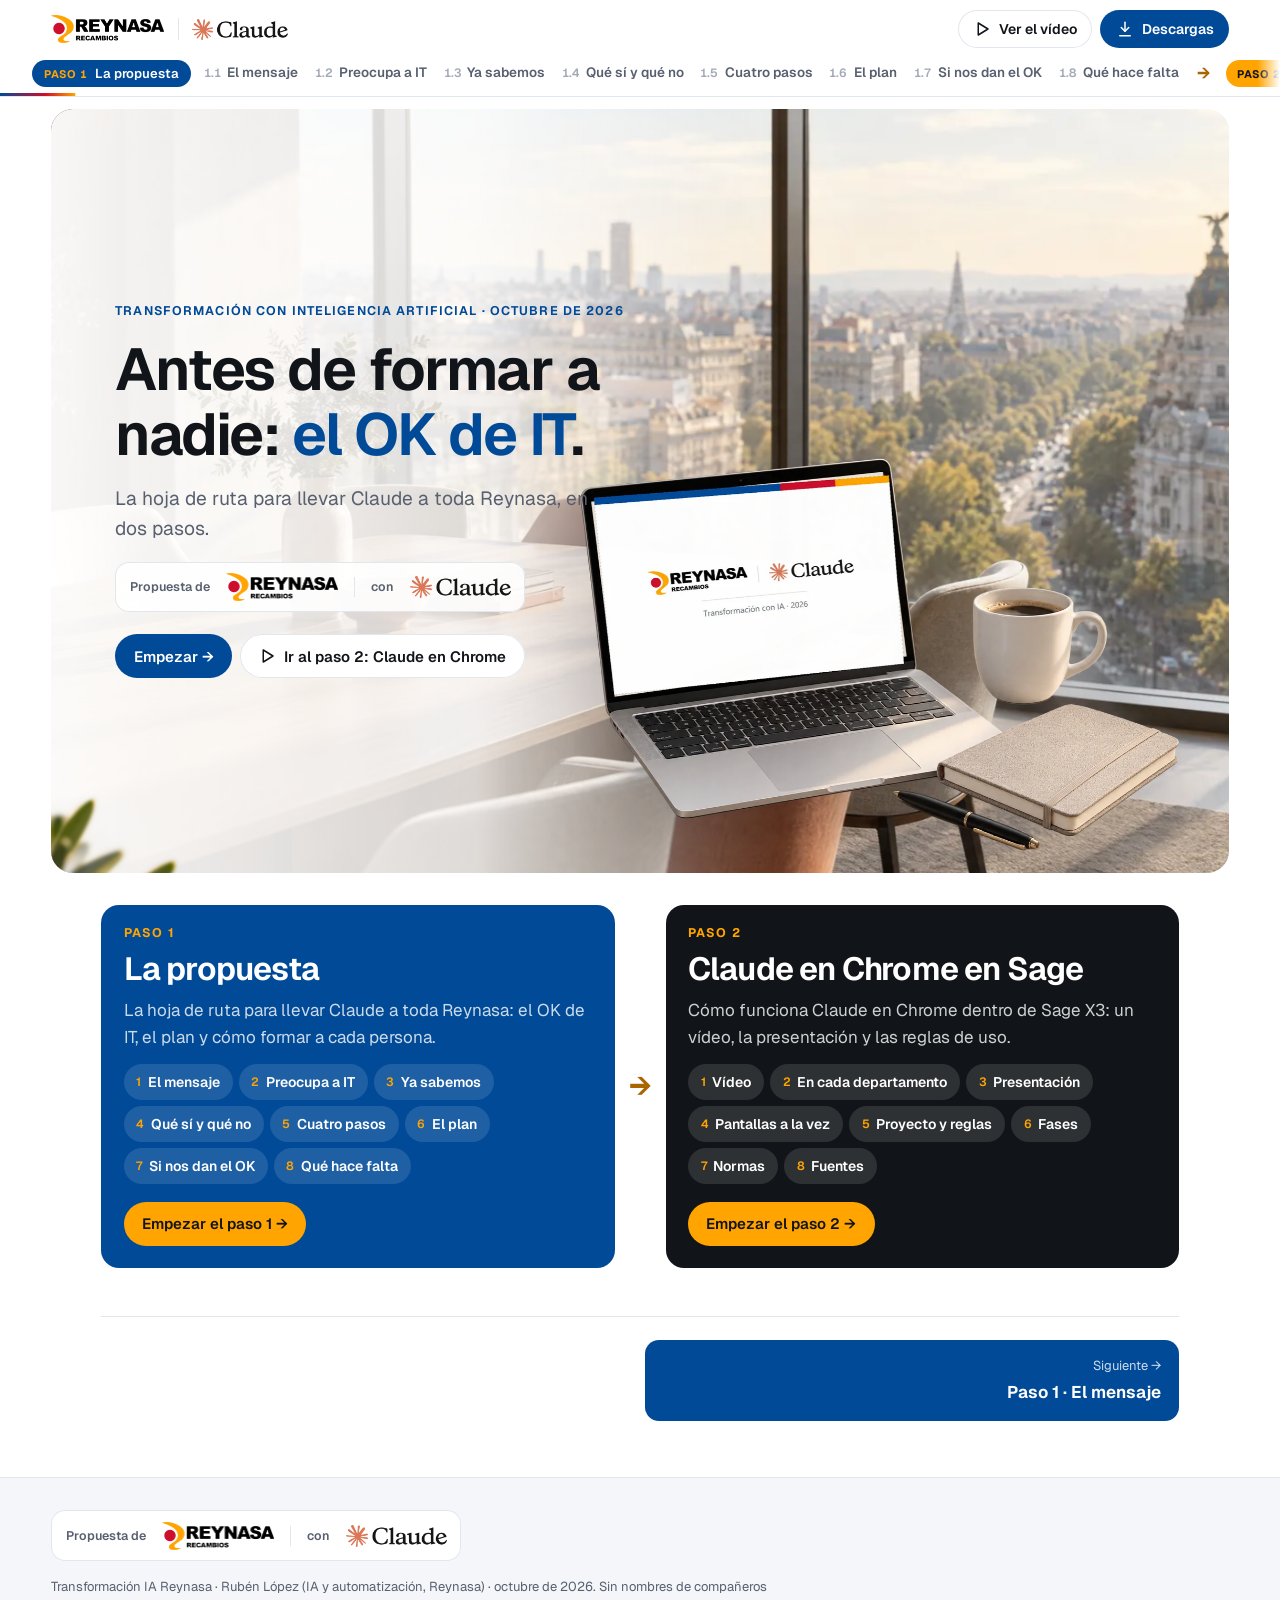
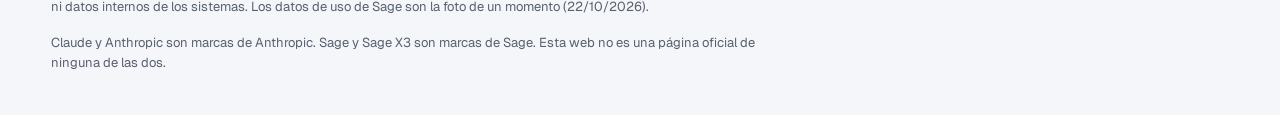
<file: index.html>
<!doctype html>
<html lang="es">
<head>
<meta charset="utf-8">
<meta name="viewport" content="width=device-width, initial-scale=1, viewport-fit=cover">
<title>Transformación IA Reynasa · La propuesta y Claude en Chrome en Sage</title>
<meta name="description" content="La hoja de ruta para llevar Claude a toda Reynasa y cómo funciona Claude en Chrome dentro de Sage X3, paso a paso.">
<meta name="robots" content="noindex, nofollow">
<meta name="theme-color" content="#ffffff">
<meta property="og:title" content="Transformación IA Reynasa">
<meta property="og:description" content="La propuesta y cómo funciona Claude en Chrome dentro de Sage X3, paso a paso.">
<meta property="og:image" content="https://rubeniarey.github.io/transformacion-ia-reynasa/assets/og.jpg">
<meta name="twitter:card" content="summary_large_image">
<link rel="icon" href="assets/logos/claude-spark.svg">
<link rel="preconnect" href="https://fonts.googleapis.com">
<link rel="preconnect" href="https://fonts.gstatic.com" crossorigin>
<link rel="stylesheet" href="https://fonts.googleapis.com/css2?family=Geist:wght@400..700&family=Newsreader:ital,opsz,wght@1,6..72,400..500&display=swap">
<link rel="stylesheet" href="estilos.css">
</head>
<body>
<a class="saltar" href="#escenario">Saltar al contenido</a>
<header class="barra">
  <div class="barra__fila">
    <a class="marcas" href="#/inicio" aria-label="Transformación IA Reynasa: ir al inicio">
      <img class="l-reynasa" src="assets/logos/reynasa.png" alt="Reynasa Recambios" width="900" height="224">
      <span class="marcas__sep" aria-hidden="true"></span>
      <img class="l-claude" src="assets/logos/claude.png" alt="Claude" width="700" height="153">
    </a>
    <div class="barra__acc">
      <a class="btn btn--claro" href="#/video"><svg viewBox="0 0 24 24" fill="none" stroke="currentColor" stroke-width="2" stroke-linecap="round" stroke-linejoin="round" aria-hidden="true"><path d="M7 4v16l13-8z"/></svg><span>Ver el vídeo</span></a>
      <a class="btn" href="#/descargas"><svg viewBox="0 0 24 24" fill="none" stroke="currentColor" stroke-width="2" stroke-linecap="round" stroke-linejoin="round" aria-hidden="true"><path d="M12 3v12"/><path d="m7 10 5 5 5-5"/><path d="M5 21h14"/></svg><span>Descargas</span></a>
    </div>
  </div>
  <nav class="pestanas" aria-label="Pestañas del recorrido"><ol></ol></nav>
  <div class="barra__progreso" aria-hidden="true"><i></i></div>
</header>
<main id="escenario" tabindex="-1"><noscript><p class="sin-js">Esta web necesita JavaScript. Todo el contenido está en el <a href="descargas/Transformacion-IA-Reynasa.pdf">PDF completo</a>.</p></noscript></main>
<footer class="pie">
  <div class="pie__in">
    <div class="alianza"><span>Propuesta de</span><img class="l-reynasa" src="assets/logos/reynasa.png" alt="Reynasa Recambios" width="900" height="224"><i aria-hidden="true"></i><span>con</span><img class="l-claude" src="assets/logos/claude.png" alt="Claude" width="700" height="153"></div>
    <p>Transformación IA Reynasa · Rubén López (IA y automatización, Reynasa) · octubre de 2026. Sin nombres de compañeros ni datos internos de los sistemas. Los datos de uso de Sage son la foto de un momento (22/10/2026).</p>
    <p>Claude y Anthropic son marcas de Anthropic. Sage y Sage X3 son marcas de Sage. Esta web no es una página oficial de ninguna de las dos.</p>
  </div>
</footer>
<script src="contenido.js"></script>
<script src="descargas/tamanos.js"></script>
<script src="app.js"></script>
</body>
</html>
</file>
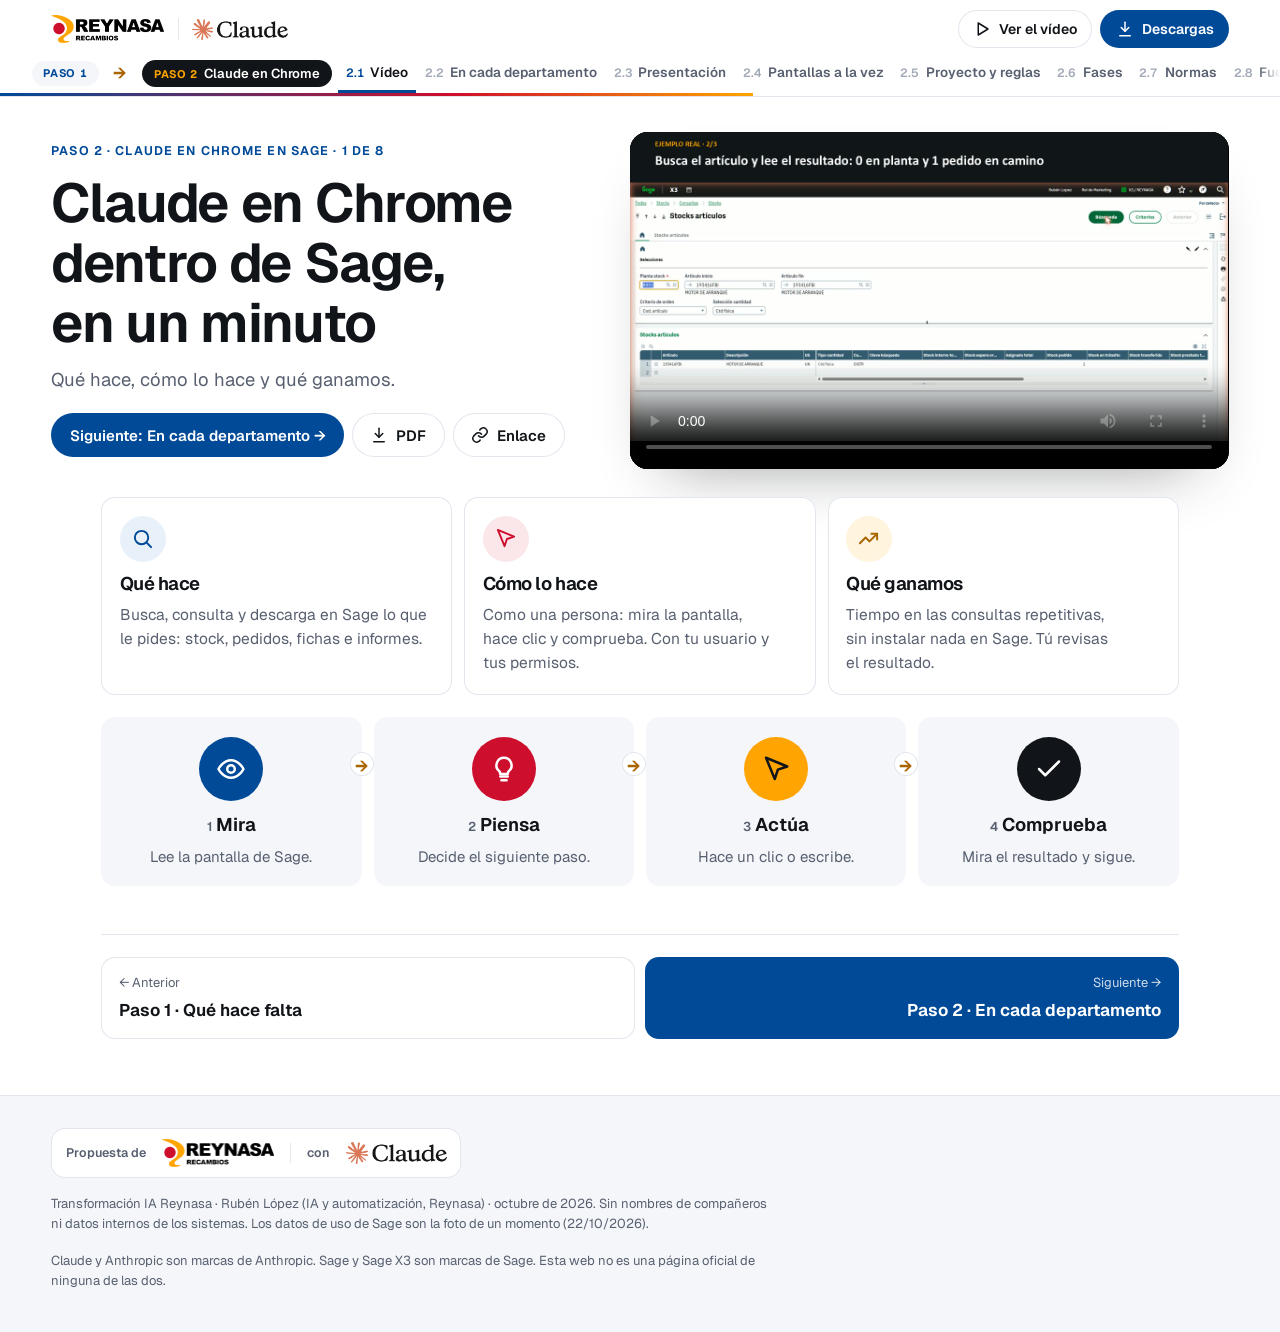
<file: claude-en-chrome-sage/index.html>
<!doctype html>
<html lang="es">
<head>
<meta charset="utf-8">
<meta name="viewport" content="width=device-width, initial-scale=1">
<title>Claude en Chrome dentro de Sage X3 · Transformación IA Reynasa</title>
<meta name="description" content="Cómo funciona Claude en Chrome dentro de Sage X3: un vídeo, la presentación, el límite de pantallas, el proyecto con sus normas y las fases.">
<meta name="robots" content="noindex, nofollow">
<meta property="og:title" content="Claude en Chrome dentro de Sage X3">
<meta property="og:description" content="Un vídeo de un minuto, la presentación y las reglas de uso en Reynasa.">
<meta property="og:image" content="https://rubeniarey.github.io/transformacion-ia-reynasa/assets/og-sage.jpg">
<meta name="twitter:card" content="summary_large_image">
<link rel="icon" href="../assets/logos/claude-spark.svg">
<meta http-equiv="refresh" content="0; url=../#/video">
<link rel="canonical" href="https://rubeniarey.github.io/transformacion-ia-reynasa/#/video">
<script>location.replace('../#/video');</script>
<style>body{font:17px/1.5 system-ui,sans-serif;margin:0;padding:2rem 1rem;color:#111418;background:#fff}a{color:#004A98}</style>
</head>
<body>
<p>Abriendo <a href="../#/video">Claude en Chrome dentro de Sage X3</a>…</p>
</body>
</html>
</file>
<file: estilos.css>
/* Transformación IA Reynasa · estilo «Escenas» (pestañas fijas arriba, cada sección se ve sola).
   Colores de Reynasa: negro, azul #004A98, rojo #CE0E2D y naranja #FFA400. El naranja arcilla es solo para lo que es Claude. */
:root {
  --marca: #004A98; --marca-osc: #003874; --marca-suave: #e8f0f9;
  --acento: #CE0E2D; --acento-suave: #fbe7ea; --resalte: #FFA400; --resalte-t: #a86500; --resalte-suave: #fff4de;
  --tinta: #111418; --suave: #586070; --fondo: #ffffff; --fondo-2: #f4f6f9; --linea: #e2e6ed;
  --claude: #d97757; --claude-osc: #b9573a; --claude-suave: #f8e7df;
  --sans: "Geist", system-ui, -apple-system, "Segoe UI", sans-serif;
  --serif: "Newsreader", Georgia, serif;
  --ease: cubic-bezier(.2, .7, .2, 1);
  --radio: 14px;
  --col: clamp(16px, 4vw, 56px);
  --alto-barra: 112px;
  color-scheme: light;
}
*, *::before, *::after { box-sizing: border-box; }
html { -webkit-text-size-adjust: 100%; text-size-adjust: 100%; scroll-padding-top: calc(var(--alto-barra) + 60px); }
body { margin: 0; background: var(--fondo); color: var(--tinta); font: 400 17px/1.55 var(--sans); -webkit-font-smoothing: antialiased; overflow-x: clip; }
@supports not (overflow: clip) { body { overflow-x: hidden; } }
img, video { max-width: 100%; height: auto; display: block; }
h1, h2, h3 { font-weight: 650; letter-spacing: -0.025em; line-height: 1.1; margin: 0; text-wrap: balance; }
p { margin: 0; text-wrap: pretty; }
a { color: var(--marca); text-underline-offset: .2em; }
b, strong { font-weight: 650; }
:focus-visible { outline: 3px solid var(--resalte); outline-offset: 3px; }
a, button, summary, label, select, input { touch-action: manipulation; }
.saltar { position: absolute; left: -9999px; top: 8px; z-index: 300; background: var(--tinta); color: #fff; padding: .6rem 1rem; border-radius: 8px; }
.saltar:focus { left: 8px; }
.ico { width: 22px; height: 22px; flex: none; }

/* ------------------------------------------------------------ botones */
.btn { appearance: none; border: 0; cursor: pointer; display: inline-flex; align-items: center; gap: .5rem; min-height: 44px; padding: 0 1.15rem; border-radius: 999px; font: 600 15px/1 var(--sans); font-style: normal; background: var(--marca); color: #fff; text-decoration: none; transition: background-color 200ms var(--ease), transform 200ms var(--ease); }
.btn:hover { background: var(--marca-osc); transform: translateY(-1px); }
.btn--claro { background: #fff; color: var(--tinta); box-shadow: inset 0 0 0 1px var(--linea); }
.btn--claro:hover { background: var(--fondo-2); }
.btn svg { width: 18px; height: 18px; flex: none; }
.btn.ok { background: #e3f4e6; color: #22622d; }
.chip { display: inline-flex; align-items: center; gap: .35rem; padding: .3rem .65rem; border-radius: 999px; font: 600 12.5px/1.2 var(--sans); background: var(--fondo-2); color: var(--suave); white-space: nowrap; justify-self: start; width: fit-content; }
.chip svg { width: 14px; height: 14px; }
.chip--marca { background: var(--marca-suave); color: var(--marca); }
.chip--claude { background: var(--claude-suave); color: var(--claude-osc); }
.chip--claude::before { content: ""; width: 10px; height: 10px; background: url(assets/logos/claude-spark.svg) center/contain no-repeat; }
.kicker { font: 650 12.5px/1.3 var(--sans); letter-spacing: .09em; text-transform: uppercase; color: var(--marca); }

/* ------------------------------------------------------------ barra fija */
.barra { position: sticky; top: 0; z-index: 60; background: rgba(255, 255, 255, .95); backdrop-filter: saturate(1.4) blur(12px); -webkit-backdrop-filter: saturate(1.4) blur(12px); border-bottom: 1px solid var(--linea); }
.barra__fila { display: flex; align-items: center; gap: 1rem; padding: .65rem var(--col) .35rem; }
.marcas { display: flex; align-items: center; gap: .85rem; text-decoration: none; min-width: 0; }
.marcas .l-reynasa { height: 28px; width: auto; }
.marcas .l-claude { height: 21px; width: auto; }
.marcas__sep { width: 1px; height: 22px; background: var(--linea); flex: none; }
.barra__acc { margin-left: auto; display: flex; gap: 8px; align-items: center; }
.barra__acc .btn { min-height: 38px; padding: 0 .95rem; font-size: 14px; }
.pestanas { --pp: calc(var(--col) * .55); overflow-x: auto; scrollbar-width: none; padding: 0 var(--pp); -webkit-mask-image: linear-gradient(90deg, transparent 0, #000 calc(var(--pp) * .8), #000 calc(100% - var(--pp) * .8), transparent 100%); mask-image: linear-gradient(90deg, transparent 0, #000 calc(var(--pp) * .8), #000 calc(100% - var(--pp) * .8), transparent 100%); }
.pestanas::-webkit-scrollbar { display: none; }
.pestanas ol { list-style: none; margin: 0; padding: 0; display: flex; gap: 2px; align-items: stretch; }
.pestanas a { display: flex; align-items: baseline; gap: .4rem; white-space: nowrap; padding: .72rem .46rem .68rem; color: var(--suave); text-decoration: none; font: 600 13.5px/1 var(--sans); border-bottom: 3px solid transparent; transition: color 160ms var(--ease), border-color 160ms var(--ease); }
.pestanas a .n { font: 600 12px/1 var(--sans); color: #a3aab7; font-variant-numeric: tabular-nums; }
.pestanas a:hover { color: var(--tinta); }
.pestanas a[aria-current="page"] { color: var(--tinta); border-bottom-color: var(--marca); }
.pestanas a[aria-current="page"] .n { color: var(--marca); }
.pestanas__paso { display: flex; align-items: center; padding-left: 4px; }
.pestanas__paso a { align-self: center; border: 0; padding: .42rem .75rem; border-radius: 999px; background: var(--fondo-2); color: var(--tinta); font-size: 13px; margin-right: 4px; }
.pestanas__paso a .n { color: var(--marca); font-weight: 700; text-transform: uppercase; letter-spacing: .06em; font-size: 11px; }
.pestanas__paso a.activo { background: var(--marca); color: #fff; }
.pestanas__paso a.activo .n { color: var(--resalte); }
.pestanas__paso--p2 a.activo { background: var(--tinta); }
.pestanas__flecha { display: flex; align-items: center; padding: 0 .55rem; color: var(--resalte-t); font-weight: 700; }
.barra__progreso { height: 3px; }
.barra__progreso i { display: block; height: 100%; background: linear-gradient(90deg, var(--marca), var(--acento) 60%, var(--resalte)); transform-origin: 0 50%; transform: scaleX(.06); transition: transform 500ms var(--ease); }

/* ------------------------------------------------------------ escenas */
#escenario { outline: none; min-height: calc(100svh - var(--alto-barra)); }
.escena { padding-bottom: 1.5rem; }
.escena > * { animation: entra .7s var(--ease) both; }
.escena > *:nth-child(2) { animation-delay: .06s; } .escena > *:nth-child(3) { animation-delay: .12s; }
@keyframes entra { from { opacity: 0; transform: translateY(14px); } }
.cuerpo { padding: 0 var(--col); max-width: 1180px; margin: 0 auto; }
.panel { min-height: 30svh; }
.panel > :not(:first-child) { margin-top: 1.4rem; }
.panel > .h:not(:first-child) { margin-top: 2.4rem; }

/* cabecera de sección: texto + foto (o vídeo) */
.cabecera { display: grid; grid-template-columns: minmax(0, 1fr) minmax(0, 1.12fr); gap: clamp(1.2rem, 3.5vw, 3rem); align-items: center; padding: clamp(1.2rem, 3vw, 2.2rem) var(--col) 1.4rem; max-width: 1320px; margin: 0 auto; }
.cabecera--sola { grid-template-columns: 1fr; max-width: 1180px; }
.cabecera__texto { display: grid; gap: .85rem; }
.cabecera__texto h1 { font-size: clamp(2rem, 4.4vw, 3.4rem); }
.cabecera__texto > p:not(.kicker) { font-size: 1.15rem; color: var(--suave); max-width: 34rem; }
.cabecera__acc { display: flex; flex-wrap: wrap; gap: 8px; margin-top: .3rem; }
.medio { position: relative; margin: 0; border-radius: 18px; overflow: hidden; aspect-ratio: 16 / 9; background: var(--fondo-2); box-shadow: 0 30px 60px -36px rgba(17, 20, 24, .45); }
.medio img, .medio video { position: absolute; inset: 0; width: 100%; height: 100%; object-fit: cover; }
.medio::after { content: ""; position: absolute; inset: auto 0 0 0; height: 4px; background: linear-gradient(90deg, var(--marca) 0 60%, var(--acento) 60% 80%, var(--resalte) 80%); pointer-events: none; }
.medio img { animation: medioEntra 1.2s var(--ease) both; }
.medio--video { background: #000; }
.medio--video::after { display: none; }
.medio--video video { object-fit: contain; background: #000; }
@keyframes medioEntra { from { transform: scale(1.06); opacity: .5; } }

/* portada: escena con capas */
.portada { position: relative; height: max(560px, calc(100svh - var(--alto-barra) - 24px)); margin: 12px var(--col) 1.6rem; border-radius: 22px; overflow: hidden; background: var(--fondo-2); isolation: isolate; }
.portada__fondo { position: absolute; inset: -3%; width: 106%; max-width: none; height: 106%; object-fit: cover; animation: medioEntra 1.4s var(--ease) both; }
.capa { position: absolute; will-change: transform; transition: transform 600ms var(--ease); z-index: 2; }
.capa--sujeto { width: min(58%, 760px); right: 3%; bottom: -2%; filter: drop-shadow(0 34px 44px rgba(17, 20, 24, .22)); animation: sujetoEntra 1.1s .15s var(--ease) both; }
.capa--hojas { width: 30%; left: -5%; bottom: -9%; filter: blur(1.5px); animation: hojasEntra 1.2s .3s var(--ease) both; }
@media (min-width: 861px) and (max-width: 1279px) { .capa--sujeto { width: 48%; right: 1%; } }
@keyframes sujetoEntra { from { transform: translateY(40px); opacity: 0; } }
@keyframes hojasEntra { from { transform: translate(-40px, 30px); opacity: 0; } }
.portada::after { content: ""; position: absolute; inset: 0; z-index: 1; background: linear-gradient(90deg, rgba(255, 255, 255, .96) 0%, rgba(255, 255, 255, .8) 36%, rgba(255, 255, 255, 0) 62%); pointer-events: none; }
.portada__texto { position: relative; z-index: 3; max-width: 44rem; height: 100%; padding: clamp(1.5rem, 5vw, 4rem); display: grid; gap: 1.1rem; align-content: center; }
.portada__texto h1 { font-size: clamp(2.3rem, 4.6vw, 3.9rem); }
.portada__texto h1 em { font-style: normal; color: var(--marca); }
.portada__sub { color: var(--suave); font-size: clamp(1.05rem, 1.7vw, 1.2rem); max-width: 30rem; }
.alianza { display: flex; flex-wrap: wrap; align-items: center; gap: .55rem 1rem; padding: .7rem .9rem; border-radius: 14px; background: rgba(255, 255, 255, .88); box-shadow: inset 0 0 0 1px var(--linea); width: fit-content; max-width: 100%; }
.alianza span { font-size: 12.5px; color: var(--suave); font-weight: 600; }
.alianza img { height: 22px; width: auto; }
.alianza .l-reynasa { height: 28px; }
.alianza i { width: 1px; height: 20px; background: var(--linea); }

/* subpestañas */
.subpestanas { position: sticky; top: var(--alto-barra); z-index: 30; display: flex; gap: 6px; overflow-x: auto; scrollbar-width: none; padding: .6rem var(--col); margin-bottom: 1.4rem; background: rgba(255, 255, 255, .95); backdrop-filter: blur(8px); -webkit-backdrop-filter: blur(8px); border-bottom: 1px solid var(--linea); }
.subpestanas::-webkit-scrollbar { display: none; }
.subpestanas a { flex: none; display: inline-flex; align-items: center; gap: .4rem; min-height: 40px; padding: 0 1rem; border-radius: 999px; background: #fff; box-shadow: inset 0 0 0 1px var(--linea); color: var(--tinta); text-decoration: none; font: 600 14.5px/1 var(--sans); transition: background-color 160ms var(--ease); }
.subpestanas a:hover { background: var(--fondo-2); }
.subpestanas a[aria-current="page"] { background: var(--marca); color: #fff; box-shadow: none; }
.subpestanas .n { font-size: 12px; opacity: .65; font-variant-numeric: tabular-nums; }
.escena > .cuerpo:nth-child(2) { padding-top: .4rem; }

/* ------------------------------------------------------------ bloques */
.lead { font-size: clamp(1.25rem, 2.1vw, 1.55rem); line-height: 1.38; max-width: 38ch; font-weight: 500; }
.h { font-size: clamp(1.35rem, 2.2vw, 1.75rem); }
.p { max-width: 70ch; }
.lista { padding-left: 1.2rem; display: grid; gap: .45rem; max-width: 70ch; margin: 0; }
.lista li::marker { color: var(--acento); }
.lista--check { list-style: none; padding-left: 0; }
.circ { display: grid; place-items: center; width: 46px; height: 46px; border-radius: 50%; background: var(--marca-suave); color: var(--marca); flex: none; }
.circ .ico { width: 23px; height: 23px; }
.claves { display: grid; grid-template-columns: repeat(auto-fit, minmax(min(19rem, 100%), 1fr)); gap: 10px; margin: 0; padding: 0; list-style: none; }
.claves li { display: flex; gap: .9rem; align-items: flex-start; background: #fff; border-radius: var(--radio); padding: 1rem 1.1rem; box-shadow: inset 0 0 0 1px var(--linea); }
.claves b { display: block; font-size: 1.05rem; margin-bottom: .2rem; }
.claves span { color: var(--suave); font-size: 15.5px; }
.pasos { list-style: none; margin: 0; padding: 0; display: grid; gap: 8px; counter-reset: paso; }
.pasos li { counter-increment: paso; display: grid; grid-template-columns: 42px 1fr; gap: .1rem 1rem; align-items: start; background: #fff; border-radius: var(--radio); padding: .95rem 1.1rem; box-shadow: inset 0 0 0 1px var(--linea); }
.pasos li::before { content: counter(paso); grid-row: span 2; display: grid; place-items: center; width: 42px; height: 42px; border-radius: 50%; background: var(--marca); color: #fff; font: 700 1.15rem/1 var(--sans); }
.pasos li:nth-child(4n+2)::before { background: var(--acento); }
.pasos li:nth-child(4n+3)::before { background: var(--resalte); color: var(--tinta); }
.pasos li:nth-child(4n+4)::before { background: var(--tinta); }
.pasos b { font-size: 1.08rem; padding-top: .1rem; }
.pasos span { color: var(--suave); font-size: 15.5px; }
.cita { margin: 0; padding: 1.4rem 1.6rem; border-radius: var(--radio); background: var(--fondo-2); border-left: 4px solid var(--acento); max-width: 46rem; }
.cita p { font: italic 400 clamp(1.5rem, 2.8vw, 2.1rem)/1.25 var(--serif); }
.cita cite { display: block; margin-top: .6rem; font: 600 13px/1.2 var(--sans); font-style: normal; color: var(--suave); }
.nota { background: var(--marca-suave); border-radius: var(--radio); padding: .9rem 1.1rem; font-size: 15.5px; max-width: 72ch; }
.aviso { background: var(--resalte-suave); border-radius: var(--radio); padding: .95rem 1.15rem; font-size: 15.5px; max-width: 72ch; box-shadow: inset 4px 0 0 var(--resalte); }
.aviso::before { content: "Ojo · "; font-weight: 700; color: var(--resalte-t); }
.frase { border-radius: 18px; padding: clamp(1.2rem, 3vw, 1.9rem) clamp(1.2rem, 3vw, 2rem); background: var(--marca); color: #fff; display: grid; gap: .5rem; max-width: 60rem; }
.frase__x { font: 650 clamp(1.35rem, 2.6vw, 2rem)/1.2 var(--sans); letter-spacing: -0.02em; text-wrap: balance; }
.frase__sub { opacity: .82; font-size: 1.02rem; }
.frase .kicker { color: var(--resalte); }
.frase--rojo { background: var(--acento); }
.frase--rojo .kicker { color: #fff; }
.frase--oscuro { background: var(--tinta); }
.tabla-env { overflow-x: auto; border-radius: var(--radio); box-shadow: inset 0 0 0 1px var(--linea); }
.tabla { width: 100%; border-collapse: collapse; font-size: 15.5px; }
.tabla th { text-align: left; font-weight: 650; padding: .8rem 1rem; background: var(--fondo-2); }
.tabla td { vertical-align: top; padding: .8rem 1rem; border-top: 1px solid var(--linea); }
.tabla td:first-child { font-weight: 600; }
.tarjetas { display: grid; grid-template-columns: repeat(auto-fit, minmax(min(16rem, 100%), 1fr)); gap: 12px; }
.tarjetas--4 { grid-template-columns: repeat(4, minmax(0, 1fr)); }
.tarjeta { background: #fff; border-radius: var(--radio); padding: 1.15rem 1.15rem 1.25rem; box-shadow: inset 0 0 0 1px var(--linea); display: grid; gap: .55rem; align-content: start; transition: box-shadow 200ms var(--ease), transform 200ms var(--ease); }
.tarjeta:hover { box-shadow: inset 0 0 0 1.5px var(--marca); transform: translateY(-2px); }
.tarjeta h3 { font-size: 1.15rem; margin-top: .2rem; }
.tarjeta p { color: var(--suave); font-size: 15.5px; }
.tarjeta:nth-child(4n+2) .circ { background: var(--acento-suave); color: var(--acento); }
.tarjeta:nth-child(4n+3) .circ { background: var(--resalte-suave); color: var(--resalte-t); }
.tarjeta:nth-child(4n+4) .circ { background: #e9ebef; color: var(--tinta); }
.datos { display: grid; grid-template-columns: repeat(4, minmax(0, 1fr)); gap: 12px; }
.datos div { border-top: 4px solid var(--marca); padding-top: .7rem; }
.datos div:nth-child(2) { border-color: var(--acento); } .datos div:nth-child(3) { border-color: var(--resalte); } .datos div:nth-child(4) { border-color: var(--tinta); }
.datos b { display: block; font-size: clamp(2rem, 4vw, 3rem); letter-spacing: -0.04em; line-height: 1.05; font-variant-numeric: tabular-nums; }
.datos span { font-size: 14.5px; color: var(--suave); }
.ideas { display: grid; grid-template-columns: repeat(3, minmax(0, 1fr)); gap: 12px; }
.ideas article { background: #fff; border-radius: var(--radio); padding: 1.2rem; box-shadow: inset 0 0 0 1px var(--linea); display: grid; gap: .55rem; align-content: start; }
.ideas h3 { font-size: 1.22rem; color: var(--marca); }
.ideas p { color: var(--suave); font-size: 15.5px; }
.linea { list-style: none; margin: 0; padding: 0; display: grid; grid-template-columns: repeat(auto-fit, minmax(min(13rem, 100%), 1fr)); gap: 10px; }
.linea li { position: relative; background: #fff; border-radius: var(--radio); padding: 1.1rem 1.1rem 1.15rem; box-shadow: inset 0 0 0 1px var(--linea); display: grid; gap: .25rem; align-content: start; }
.linea__n { display: grid; place-items: center; width: 40px; height: 40px; border-radius: 50%; background: var(--acento); color: #fff; font: 700 1.1rem/1 var(--sans); margin-bottom: .45rem; }
.linea li:nth-child(1) .linea__n { background: var(--marca); }
.linea li:nth-child(3) .linea__n { background: var(--resalte); color: var(--tinta); }
.linea li:nth-child(4) .linea__n { background: var(--tinta); }
.linea small { display: block; font-weight: 700; color: var(--marca); font-size: 13px; letter-spacing: .02em; }
.linea b { display: block; font-size: 1.12rem; }
.linea span:not(.linea__n) { color: var(--suave); font-size: 15px; }
@media (min-width: 861px) { .linea li:not(:last-child)::after { content: "→"; position: absolute; right: -9px; top: 1.6rem; z-index: 2; width: 18px; text-align: center; color: var(--resalte-t); font-weight: 700; background: var(--fondo); } }

/* columnas: sí / no y niveles */
.columnas { display: grid; gap: 12px; grid-template-columns: repeat(auto-fit, minmax(min(17rem, 100%), 1fr)); }
.col { border-radius: 16px; overflow: hidden; background: #fff; box-shadow: inset 0 0 0 1px var(--linea); }
.col header { padding: 1rem 1.15rem; background: var(--marca); color: #fff; display: grid; gap: .2rem; }
.col header h3 { display: flex; align-items: center; gap: .5rem; font-size: 1.3rem; }
.col header h3 svg { width: 24px; height: 24px; }
.col header p { opacity: .85; font-size: 14.5px; }
.col ul { list-style: none; margin: 0; padding: .6rem 1.15rem 1rem; display: grid; }
.col li { display: flex; gap: .65rem; align-items: flex-start; padding: .55rem 0; border-top: 1px solid var(--linea); font-size: 15.5px; }
.col li:first-child { border-top: 0; }
.col li .ico { width: 20px; height: 20px; margin-top: .12rem; }
.ico--si { color: var(--marca); } .ico--no { color: var(--acento); }
.col--no header { background: var(--acento); }
.col--n1 header { background: var(--marca); }
.col--n2 header { background: var(--marca-osc); }
.col--n3 header { background: var(--tinta); }
.col--n1 li::before, .col--n2 li::before, .col--n3 li::before { content: ""; width: 8px; height: 8px; border-radius: 50%; background: var(--resalte); margin-top: .55rem; flex: none; }

/* enlace al paso 2 */
.enlace { display: grid; grid-template-columns: minmax(0, .9fr) minmax(0, 1.1fr); align-items: stretch; border-radius: 18px; overflow: hidden; background: var(--tinta); color: #fff; text-decoration: none; max-width: 60rem; transition: transform 200ms var(--ease), box-shadow 200ms var(--ease); box-shadow: 0 24px 50px -30px rgba(17, 20, 24, .6); }
.enlace:hover { transform: translateY(-2px); }
.enlace img { width: 100%; height: 100%; object-fit: cover; min-height: 180px; }
.enlace__t { display: grid; gap: .45rem; align-content: center; padding: 1.3rem 1.4rem; }
.enlace__t small { font: 700 12px/1.2 var(--sans); letter-spacing: .1em; text-transform: uppercase; color: var(--resalte); }
.enlace__t b { font-size: clamp(1.3rem, 2.4vw, 1.7rem); letter-spacing: -0.02em; line-height: 1.15; }
.enlace__t > span { color: #c9cfd8; }
.enlace__t .btn { justify-self: start; margin-top: .4rem; background: var(--resalte); color: var(--tinta); }

/* ciclo mira → piensa → actúa → comprueba */
.ciclo { list-style: none; margin: 0; padding: 0; display: grid; grid-template-columns: repeat(4, minmax(0, 1fr)); gap: 12px; }
.ciclo li { position: relative; display: grid; justify-items: center; text-align: center; gap: .35rem; padding: 1.2rem .8rem 1.1rem; border-radius: var(--radio); background: var(--fondo-2); }
.ciclo__ico { display: grid; place-items: center; width: 64px; height: 64px; border-radius: 50%; background: var(--marca); color: #fff; margin-bottom: .3rem; }
.ciclo__ico .ico { width: 30px; height: 30px; }
.ciclo li:nth-child(2) .ciclo__ico { background: var(--acento); }
.ciclo li:nth-child(3) .ciclo__ico { background: var(--resalte); color: var(--tinta); }
.ciclo li:nth-child(4) .ciclo__ico { background: var(--tinta); }
.ciclo b { font-size: 1.15rem; }
.ciclo b small { color: var(--suave); font-size: .8rem; font-weight: 600; }
.ciclo span:not(.ciclo__ico) { color: var(--suave); font-size: 15px; }
@media (min-width: 861px) { .ciclo li:not(:last-child)::after { content: "→"; position: absolute; right: -11px; top: 2.2rem; z-index: 2; width: 22px; height: 22px; display: grid; place-items: center; border-radius: 50%; background: #fff; color: var(--resalte-t); font-weight: 700; box-shadow: 0 0 0 1px var(--linea); } }

/* escala de pantallas */
.escala { display: grid; gap: 1rem; }
.escala__fila { display: grid; grid-template-columns: repeat(12, minmax(0, 1fr)); gap: 6px; }
.escala__c { display: grid; place-items: center; aspect-ratio: 1; border-radius: 10px; font: 700 clamp(.85rem, 1.8vw, 1.25rem)/1 var(--sans); color: #fff; }
.escala__c--ok { background: var(--marca); }
.escala__c--pico { background: var(--resalte); color: var(--tinta); }
.escala__c--no { background: var(--acento-suave); color: var(--acento); box-shadow: inset 0 0 0 1.5px #f1b7c1; }
.escala__ley { list-style: none; margin: 0; padding: 0; display: grid; grid-template-columns: repeat(3, minmax(0, 1fr)); gap: 10px; }
.escala__ley li { padding: .85rem 1rem; border-radius: 12px; background: var(--fondo-2); display: grid; gap: .15rem; border-top: 4px solid var(--marca); }
.escala__ley li.pico { border-color: var(--resalte); }
.escala__ley li.no { border-color: var(--acento); }
.escala__ley b { font-size: 1.15rem; }
.escala__ley span { color: var(--suave); font-size: 15px; }

/* barras */
.barras { display: grid; gap: 10px; max-width: 52rem; }
.barras__t { font-weight: 650; }
.barra-f { display: grid; grid-template-columns: 7.5rem minmax(0, 1fr) 6.5rem; gap: .9rem; align-items: center; }
.barra-f__l { font-weight: 600; font-size: 15px; }
.barra-f__b { height: 22px; border-radius: 99px; background: var(--fondo-2); overflow: hidden; }
.barra-f__b i { display: block; height: 100%; border-radius: 99px; background: #9db8d8; transform-origin: 0 50%; animation: barra 1s var(--ease) both; }
.barra-f--marca .barra-f__b i { background: var(--marca); }
@keyframes barra { from { transform: scaleX(0); } }
.barra-f__n b { font-size: 1.2rem; font-variant-numeric: tabular-nums; }
.barra-f__n small { display: block; color: var(--suave); font-size: 12.5px; }

/* capas */
.capas { list-style: none; margin: 0; padding: 0; display: grid; gap: 8px; max-width: 46rem; }
.capas li { display: flex; gap: 1rem; align-items: center; padding: 1rem 1.15rem; border-radius: var(--radio); background: var(--marca-suave); }
.capas li:nth-child(2) { margin-left: 1.2rem; } .capas li:nth-child(3) { margin-left: 2.4rem; } .capas li:nth-child(4) { margin-left: 3.6rem; background: var(--tinta); color: #fff; }
.capas__n { display: grid; place-items: center; width: 38px; height: 38px; border-radius: 50%; background: var(--marca); color: #fff; font-weight: 700; flex: none; }
.capas li:nth-child(4) .capas__n { background: var(--resalte); color: var(--tinta); }
.capas b { display: block; font-size: 1.08rem; }
.capas span:not(.capas__n) { font-size: 15px; color: var(--suave); }
.capas li:nth-child(4) span:not(.capas__n) { color: #c9cfd8; }

/* recorrido (portada) */
.recorrido { display: grid; grid-template-columns: minmax(0, 1fr) auto minmax(0, 1fr); gap: 14px; align-items: stretch; }
.reco { border-radius: 18px; padding: 1.4rem; display: grid; gap: .7rem; align-content: start; background: var(--marca); color: #fff; }
.reco--p2 { background: var(--tinta); }
.reco__n { font: 700 12.5px/1 var(--sans); letter-spacing: .12em; text-transform: uppercase; color: var(--resalte); }
.reco h3 { font-size: clamp(1.5rem, 2.6vw, 2rem); }
.reco > p:not(.reco__n) { color: rgba(255, 255, 255, .8); }
.reco ol { list-style: none; margin: .2rem 0 0; padding: 0; display: flex; flex-wrap: wrap; gap: 6px; }
.reco ol a { display: inline-flex; align-items: center; gap: .4rem; min-height: 36px; padding: 0 .8rem; border-radius: 999px; background: rgba(255, 255, 255, .12); color: #fff; text-decoration: none; font: 600 14px/1 var(--sans); }
.reco ol a:hover { background: rgba(255, 255, 255, .22); }
.reco ol a span { color: var(--resalte); font-size: 12px; }
.reco .btn { justify-self: start; margin-top: .4rem; background: var(--resalte); color: var(--tinta); }
.reco__flecha { align-self: center; font: 700 1.8rem/1 var(--sans); color: var(--resalte-t); }

/* archivos .md */
.archivos { border-radius: 18px; padding: 1.2rem; background: var(--fondo-2); display: grid; gap: .8rem; }
.archivos__t { display: flex; align-items: center; gap: .55rem; font-size: 1.2rem; color: var(--marca); }
.archivos__t svg { width: 22px; height: 22px; }
.archivos ul { list-style: none; margin: 0; padding: 0; display: grid; grid-template-columns: repeat(auto-fill, minmax(min(18rem, 100%), 1fr)); gap: 8px; }
.archivos a { display: grid; grid-template-columns: auto 1fr auto; gap: .8rem; align-items: center; padding: .8rem .9rem; border-radius: 12px; background: #fff; box-shadow: inset 0 0 0 1px var(--linea); color: var(--tinta); text-decoration: none; height: 100%; }
.archivos a:hover { box-shadow: inset 0 0 0 1.5px var(--marca); }
.archivos__ico { display: grid; place-items: center; width: 42px; height: 42px; border-radius: 10px; background: var(--marca); color: #fff; font: 700 12px/1 ui-monospace, Consolas, monospace; }
.archivos b { display: block; font-size: 15.5px; }
.archivos small { color: var(--suave); font-size: 13.5px; }
.archivos a > svg { width: 20px; height: 20px; color: var(--marca); }

/* carrusel de la presentación */
.carrusel { display: grid; gap: 10px; outline: none; }
.carrusel__vacio { padding: 2.5rem 1.2rem; border-radius: 16px; background: var(--fondo-2); text-align: center; color: var(--suave); }
.carrusel__marco { position: relative; border-radius: 16px; overflow: hidden; background: #fff; box-shadow: 0 24px 50px -32px rgba(17, 20, 24, .5), inset 0 0 0 1px var(--linea); aspect-ratio: 16 / 9; }
.carrusel__img { width: 100%; height: 100%; object-fit: contain; }
.carrusel__btn { position: absolute; top: 50%; transform: translateY(-50%); width: 48px; height: 48px; border-radius: 50%; border: 0; cursor: pointer; display: grid; place-items: center; background: rgba(17, 20, 24, .78); color: #fff; }
.carrusel__btn:hover { background: var(--marca); }
.carrusel__btn svg { width: 24px; height: 24px; }
.carrusel__btn--izq { left: 10px; } .carrusel__btn--der { right: 10px; }
.carrusel__n { position: absolute; right: 12px; bottom: 12px; padding: .3rem .65rem; border-radius: 999px; background: rgba(17, 20, 24, .78); color: #fff; font: 600 13px/1 var(--sans); font-variant-numeric: tabular-nums; }
.carrusel__minis { display: flex; gap: 8px; overflow-x: auto; padding: 4px 2px 6px; scrollbar-width: thin; }
.carrusel__minis button { flex: none; padding: 0; border: 0; cursor: pointer; border-radius: 8px; overflow: hidden; width: 120px; aspect-ratio: 16 / 9; background: var(--fondo-2); box-shadow: inset 0 0 0 1px var(--linea); opacity: .65; transition: opacity 160ms var(--ease); }
.carrusel__minis button[aria-current="true"] { opacity: 1; box-shadow: 0 0 0 3px var(--marca); }
.carrusel__minis img { width: 100%; height: 100%; object-fit: cover; }
.carrusel__acc { display: flex; justify-content: flex-start; }

/* antes / ahora (tarjeta que gira) */
.antes { display: grid; grid-template-columns: repeat(auto-fit, minmax(min(18rem, 100%), 1fr)); gap: 10px; max-width: 40rem; }
.giro { appearance: none; border: 0; cursor: pointer; text-align: left; padding: 0; background: none; font: inherit; color: inherit; perspective: 900px; min-height: 210px; }
.giro__in { position: relative; display: block; height: 100%; min-height: 210px; transform-style: preserve-3d; transition: transform 600ms var(--ease); }
.giro[aria-pressed="true"] .giro__in { transform: rotateY(180deg); }
.giro__cara { position: absolute; inset: 0; backface-visibility: hidden; border-radius: var(--radio); padding: 1.1rem 1.2rem; display: grid; align-content: space-between; gap: .5rem; }
.giro__cara--a { background: #fff; box-shadow: inset 0 0 0 1px var(--linea); }
.giro__cara--b { background: var(--marca); color: #fff; transform: rotateY(180deg); }
.giro__cara small { font-weight: 700; font-size: 12px; letter-spacing: .08em; text-transform: uppercase; opacity: .7; }
.giro__cara b { font-size: 1.1rem; }
.giro__cara span { font-size: 15px; }
.giro__cara--a span { color: var(--suave); }
.giro__pista { font-size: 12.5px; font-weight: 600; color: var(--marca); }
.giro__cara--b .giro__pista { color: var(--resalte); }
.giro-imp { display: grid; grid-template-columns: 1fr 1fr; gap: 8px; }
.giro-imp > div { border-radius: var(--radio); padding: 1rem; box-shadow: inset 0 0 0 1px var(--linea); display: grid; gap: .3rem; }
.giro-imp small { font-weight: 700; font-size: 11px; text-transform: uppercase; letter-spacing: .08em; color: var(--suave); }
.giro-imp__b { background: var(--marca); color: #fff; }
.giro-imp__b small { color: var(--resalte); }

/* prompts */
.prompts { display: grid; grid-template-columns: repeat(auto-fit, minmax(min(21rem, 100%), 1fr)); gap: 12px; }
.prompt { background: #fff; border-radius: var(--radio); box-shadow: inset 0 0 0 1px var(--linea); padding: 1.05rem; display: grid; gap: .7rem; align-content: start; }
.prompt__cab { display: flex; justify-content: space-between; gap: .5rem; align-items: center; flex-wrap: wrap; }
.prompt__cab h3 { font-size: 1.04rem; letter-spacing: -0.01em; }
.prompt__texto { font: 400 15px/1.55 ui-monospace, "SFMono-Regular", Consolas, monospace; background: var(--fondo-2); border-radius: 10px; padding: .85rem .95rem; white-space: pre-wrap; word-break: break-word; border-left: 3px solid var(--claude); }
.copiar { appearance: none; border: 0; cursor: pointer; justify-self: start; display: inline-flex; gap: .4rem; align-items: center; min-height: 40px; padding: 0 .9rem; border-radius: 999px; background: var(--marca-suave); color: var(--marca); font: 600 14px/1 var(--sans); }
.copiar:hover { filter: brightness(.96); }
.copiar svg { width: 16px; height: 16px; flex: none; }
.copiar.ok { background: #e3f4e6; color: #22622d; }

/* ------------------------------------------------------------ herramientas */
.herramienta { background: var(--fondo-2); border-radius: 18px; padding: clamp(1rem, 2.5vw, 1.4rem); display: grid; gap: 1rem; }
.herramienta__t { font-size: 1.2rem; }
.form { display: grid; gap: 14px; background: #fff; border-radius: var(--radio); box-shadow: inset 0 0 0 1px var(--linea); padding: 1.1rem; align-content: start; }
.campo { display: grid; gap: .45rem; border: 0; padding: 0; margin: 0; min-width: 0; }
.campo > span, .campo legend { font: 650 15px/1.3 var(--sans); padding: 0; }
.opciones { display: flex; flex-wrap: wrap; gap: 6px; }
.opciones label { position: relative; }
.opciones input { position: absolute; opacity: 0; inset: 0; cursor: pointer; margin: 0; }
.opciones span { display: inline-flex; min-height: 40px; align-items: center; padding: 0 .9rem; border-radius: 999px; background: var(--fondo-2); font: 600 14px/1.2 var(--sans); color: var(--suave); box-shadow: inset 0 0 0 1px var(--linea); }
.opciones input:checked + span { background: var(--marca); color: #fff; box-shadow: none; }
.opciones input:focus-visible + span { outline: 3px solid var(--resalte); outline-offset: 2px; }
.dos-col { display: grid; grid-template-columns: minmax(0, 1fr) minmax(0, 1fr); gap: 14px; align-items: start; }
.resultado { background: #fff; border-radius: var(--radio); box-shadow: inset 0 0 0 1px var(--linea); padding: 1.15rem; display: grid; gap: .5rem; border-top: 5px solid var(--marca); align-content: start; }
.resultado h3 { font-size: 1.3rem; }
.resultado p { color: var(--suave); }
.resultado .big { font-size: clamp(1.8rem, 3.4vw, 2.5rem); font-weight: 700; color: var(--tinta); letter-spacing: -0.03em; line-height: 1.1; }
.resultado__mini { font-size: 13.5px; font-weight: 600; }
.resultado__resp { font: italic 400 1.2rem/1.4 var(--serif); color: var(--tinta) !important; }
.rango { width: 100%; height: 34px; appearance: none; -webkit-appearance: none; background: transparent; cursor: pointer; --p: 36%; }
.rango::-webkit-slider-runnable-track { height: 10px; border-radius: 99px; background: linear-gradient(90deg, var(--marca) 0 36.4%, var(--resalte) 36.4% 63.6%, var(--acento) 63.6%); }
.rango::-moz-range-track { height: 10px; border-radius: 99px; background: linear-gradient(90deg, var(--marca) 0 36.4%, var(--resalte) 36.4% 63.6%, var(--acento) 63.6%); }
.rango::-webkit-slider-thumb { -webkit-appearance: none; width: 30px; height: 30px; margin-top: -10px; border-radius: 50%; background: #fff; box-shadow: 0 0 0 3px var(--tinta), 0 4px 10px rgba(0, 0, 0, .2); }
.rango::-moz-range-thumb { width: 26px; height: 26px; border: 0; border-radius: 50%; background: #fff; box-shadow: 0 0 0 3px var(--tinta); }
.rango__marcas { position: relative; height: 18px; font-size: 13px; color: var(--suave); font-weight: 600; }
.rango__marcas span { position: absolute; transform: translateX(-50%); }
.rango__marcas span:nth-child(1) { left: 12px; } .rango__marcas span:nth-child(2) { left: calc(12px + (100% - 24px) * 4 / 11); } .rango__marcas span:nth-child(3) { left: calc(12px + (100% - 24px) * 7 / 11); } .rango__marcas span:nth-child(4) { left: calc(100% - 12px); }
.acciones { display: flex; flex-wrap: wrap; gap: 8px; }
.acciones button { appearance: none; border: 0; cursor: pointer; min-height: 42px; padding: 0 1rem; border-radius: 999px; background: #fff; box-shadow: inset 0 0 0 1px var(--linea); font: 600 14.5px/1.2 var(--sans); color: var(--tinta); text-align: left; }
.acciones button:hover { box-shadow: inset 0 0 0 1.5px var(--marca); }
.acciones button[aria-pressed="true"] { background: var(--tinta); color: #fff; box-shadow: none; }
.check__prog { display: flex; align-items: center; gap: 1rem; font-weight: 650; }
.check__barra { flex: 1; height: 8px; border-radius: 99px; background: #fff; box-shadow: inset 0 0 0 1px var(--linea); overflow: hidden; }
.check__barra i { display: block; height: 100%; background: var(--marca); transform-origin: 0 50%; transform: scaleX(0); transition: transform 300ms var(--ease); }
.check__grupo { display: grid; gap: 6px; }
.check__grupo h3 { font-size: 1.05rem; margin: .6rem 0 .1rem; }
.check__grupo label { display: flex; gap: .7rem; align-items: flex-start; background: #fff; border-radius: 12px; padding: .8rem .9rem; box-shadow: inset 0 0 0 1px var(--linea); cursor: pointer; }
.check__grupo input { width: 20px; height: 20px; accent-color: var(--marca); margin-top: .12rem; flex: none; }

/* anterior / siguiente */
.sigue { display: grid; grid-template-columns: 1fr 1fr; gap: 10px; margin-top: 3rem; padding-top: 1.4rem; border-top: 1px solid var(--linea); }
.sigue a { display: grid; gap: .2rem; padding: 1rem 1.1rem; border-radius: var(--radio); text-decoration: none; color: var(--tinta); background: #fff; box-shadow: inset 0 0 0 1px var(--linea); transition: box-shadow 160ms var(--ease), background-color 160ms var(--ease); }
.sigue a:hover { box-shadow: inset 0 0 0 1.5px var(--marca); }
.sigue small { color: var(--suave); font-size: 13px; }
.sigue span { font-weight: 650; }
.sigue .sig { text-align: right; background: var(--marca); color: #fff; box-shadow: none; }
.sigue .sig small { color: rgba(255, 255, 255, .8); }
.sigue .sig:hover { background: var(--marca-osc); }

/* descargas */
.descargas { display: grid; gap: 1.2rem; }
.descargas__top { display: grid; grid-template-columns: repeat(auto-fit, minmax(min(15rem, 100%), 1fr)); gap: 10px; }
.descarga { display: grid; gap: .35rem; padding: 1.1rem; border-radius: var(--radio); background: var(--marca); color: #fff; text-decoration: none; transition: transform 200ms var(--ease), background-color 200ms var(--ease); }
.descarga:hover { background: var(--marca-osc); transform: translateY(-2px); }
.descarga b { font-size: 1.12rem; }
.descarga span { opacity: .8; font-size: 14px; }
.descarga--claro { background: #fff; color: var(--tinta); box-shadow: inset 0 0 0 1px var(--linea); }
.descarga--claro:hover { background: var(--fondo-2); }
.lista-pdf { list-style: none; margin: 0; padding: 0; display: grid; grid-template-columns: repeat(auto-fill, minmax(min(17rem, 100%), 1fr)); gap: 8px; }
.lista-pdf a { display: flex; justify-content: space-between; gap: .6rem; align-items: center; padding: .75rem .9rem; border-radius: 12px; background: #fff; box-shadow: inset 0 0 0 1px var(--linea); color: var(--tinta); text-decoration: none; font-weight: 600; font-size: 15px; }
.lista-pdf a:hover { box-shadow: inset 0 0 0 1.5px var(--marca); }
.lista-pdf small { color: var(--suave); font-weight: 500; white-space: nowrap; }
.sin-js { padding: 2rem 1rem; max-width: 40rem; margin: 0 auto; }

/* pie */
.pie { margin-top: 2rem; padding: 2rem var(--col) 2.6rem; background: var(--fondo-2); border-top: 1px solid var(--linea); }
.pie__in { max-width: 1180px; margin: 0 auto; display: grid; gap: 1rem; }
.pie .alianza { background: #fff; }
.pie p { font-size: 13px; color: var(--suave); max-width: 80ch; }

/* píldoras de paso: el paso que no estás viendo se queda en «Paso N» (el del paso 2, en naranja, invita a seguir) */
.pestanas__paso a:not(.activo) .pestanas__largo { display: none; }
.pestanas__paso a:not(.activo) { padding: .42rem .7rem; }
.pestanas__paso--p2 a:not(.activo) { background: var(--resalte); color: var(--tinta); }
.pestanas__paso--p2 a:not(.activo) .n { color: var(--tinta); }
.pestanas__paso--p2 a:not(.activo)::after { content: "→"; font-weight: 700; }

/* departamentos: hoy → con Claude en Chrome → qué ganamos */
.deptos { display: grid; grid-template-columns: repeat(3, minmax(0, 1fr)); gap: 12px; }
.depto { display: grid; align-content: start; gap: 8px; padding: 1.05rem; border-radius: 16px; background: #fff; box-shadow: inset 0 0 0 1px var(--linea); }
.depto header { display: flex; align-items: center; gap: .75rem; margin-bottom: .15rem; }
.depto header h3 { font-size: 1.2rem; }
.depto small { display: flex; align-items: center; gap: .35rem; font: 700 11.5px/1.2 var(--sans); letter-spacing: .08em; text-transform: uppercase; margin-bottom: .3rem; }
.depto small svg { width: 15px; height: 15px; }
.depto__hoy { padding: .7rem .8rem; border-radius: 12px; background: var(--fondo-2); }
.depto__hoy small { color: var(--suave); }
.depto__hoy p { font-size: 14.5px; color: var(--suave); }
.depto__con { padding: .7rem .8rem; border-radius: 12px; background: var(--marca-suave); }
.depto__con small { color: var(--marca); }
.depto__con ul { list-style: none; margin: 0; padding: 0; display: grid; gap: .35rem; }
.depto__con li { display: flex; gap: .5rem; align-items: flex-start; font-size: 14.5px; line-height: 1.4; }
.depto__con li .ico { width: 17px; height: 17px; margin-top: .12rem; }
.depto__gana { padding: .7rem .8rem; border-radius: 12px; background: var(--resalte-suave); }
.depto__gana small { color: var(--resalte-t); }
.depto__gana p { font-weight: 600; font-size: 15px; }
.depto__nunca { display: flex; gap: .5rem; align-items: flex-start; padding: .6rem .8rem; border-radius: 12px; background: var(--acento-suave); color: #8f0a20; font-size: 14px; }
.depto__nunca .ico { width: 18px; height: 18px; color: var(--acento); margin-top: .1rem; }
.depto:nth-child(6n+2) .circ { background: var(--acento-suave); color: var(--acento); }
.depto:nth-child(6n+3) .circ { background: var(--resalte-suave); color: var(--resalte-t); }
.depto:nth-child(6n+4) .circ { background: #e9ebef; color: var(--tinta); }

/* escalera de niveles de acceso */
.escalera { list-style: none; margin: 0; padding: 0; display: grid; grid-template-columns: repeat(4, minmax(0, 1fr)); gap: 10px; align-items: end; }
.escalera li { display: grid; gap: .35rem; align-content: start; padding: 1rem 1rem 1.1rem; border-radius: 16px 16px 6px 6px; background: var(--marca-suave); min-height: calc(13.5rem + var(--i) * 3.2rem); border-bottom: 5px solid var(--marca); }
.escalera li:nth-child(2) { background: #d6e4f4; }
.escalera li:nth-child(3) { background: var(--marca); color: #fff; border-color: var(--resalte); }
.escalera li:nth-child(4) { background: var(--tinta); color: #fff; border-color: var(--acento); }
.escalera__n { display: grid; place-items: center; width: 42px; height: 42px; border-radius: 50%; background: var(--marca); color: #fff; font: 700 1.2rem/1 var(--sans); margin-bottom: .2rem; }
.escalera li:nth-child(3) .escalera__n { background: var(--resalte); color: var(--tinta); }
.escalera li:nth-child(4) .escalera__n { background: var(--acento); }
.escalera b { font-size: 1.15rem; line-height: 1.2; }
.escalera__x { font-size: 14.5px; opacity: .85; }
.escalera__ej { font: italic 400 15px/1.35 var(--serif); opacity: .9; }
.escalera__cuando { display: flex; gap: .4rem; align-items: flex-start; margin-top: .35rem; padding-top: .55rem; border-top: 1px solid rgba(17, 20, 24, .12); font-weight: 650; font-size: 13.5px; }
.escalera li:nth-child(n+3) .escalera__cuando { border-color: rgba(255, 255, 255, .25); }
.escalera__cuando svg { width: 16px; height: 16px; flex: none; margin-top: .05rem; }

@media (max-width: 1100px) { .tarjetas--4 { grid-template-columns: repeat(2, minmax(0, 1fr)); } .deptos { grid-template-columns: repeat(2, minmax(0, 1fr)); } }
@media (max-width: 860px) {
  :root { --alto-barra: 100px; }
  body { font-size: 16.5px; }
  .barra__fila { padding-top: .5rem; gap: .6rem; }
  .marcas { gap: .55rem; }
  .marcas .l-reynasa { height: 23px; }
  .marcas .l-claude { height: 17px; }
  .barra__acc .btn span { display: none; }
  .barra__acc .btn { padding: 0 .7rem; }
  .cabecera { grid-template-columns: 1fr; padding-top: 1rem; }
  .cabecera .medio { order: -1; }
  .cabecera .medio--video { order: 2; }
  .btn--ico span { display: none; }
  .btn--ico { padding: 0 .8rem; }
  .portada { height: auto; min-height: 84svh; margin: 10px 10px 1.4rem; }
  .portada::after { background: linear-gradient(180deg, rgba(255, 255, 255, .97) 0%, rgba(255, 255, 255, .88) 55%, rgba(255, 255, 255, 0) 82%); }
  .portada__texto { align-content: start; padding: 1.4rem 1.15rem 58vw; }
  .capa--sujeto { width: 92%; right: -8%; }
  .capa--hojas { width: 46%; }
  .datos { grid-template-columns: repeat(2, minmax(0, 1fr)); row-gap: 1.2rem; }
  .ideas { grid-template-columns: 1fr; }
  .ideas article { grid-template-columns: auto 1fr; column-gap: .9rem; }
  .ideas article .circ { grid-row: span 2; }
  .tarjetas, .tarjetas--4 { grid-template-columns: 1fr; }
  .tarjeta { grid-template-columns: auto 1fr; column-gap: .9rem; }
  .tarjeta .circ { grid-row: span 2; }
  .tarjeta h3 { margin-top: .6rem; }
  .ciclo { grid-template-columns: repeat(2, minmax(0, 1fr)); }
  .dos-col { grid-template-columns: 1fr; }
  .sigue { grid-template-columns: 1fr; }
  .sigue .sig { text-align: left; order: -1; }
  .enlace { grid-template-columns: 1fr; }
  .enlace img { min-height: 0; aspect-ratio: 16 / 8; }
  .recorrido { grid-template-columns: 1fr; }
  .reco__flecha { justify-self: center; transform: rotate(90deg); }
  .escala__fila { gap: 3px; }
  .escala__c { border-radius: 6px; }
  .escala__ley { grid-template-columns: 1fr; }
  .barra-f { grid-template-columns: 5.6rem minmax(0, 1fr) 4.6rem; gap: .6rem; }
  .capas li:nth-child(n) { margin-left: 0; }
  .deptos { grid-template-columns: 1fr; }
  .escalera { grid-template-columns: 1fr; gap: 8px; }
  .escalera li { min-height: 0; margin-left: calc(var(--i) * 10px); border-radius: 14px; }
  .carrusel__btn { width: 40px; height: 40px; }
  .carrusel__minis button { width: 92px; }
  .tabla thead { display: none; }
  .tabla, .tabla tbody, .tabla tr, .tabla td { display: block; width: 100%; }
  .tabla tr { padding: .7rem 1rem; border-top: 1px solid var(--linea); }
  .tabla td { border: 0; padding: .12rem 0; }
  .tabla td[data-l]::before { content: attr(data-l); display: block; font-weight: 700; font-size: .75rem; color: var(--suave); margin-top: .3rem; }
}
@media (prefers-reduced-motion: reduce) {
  *, *::before, *::after { animation-duration: .01ms !important; animation-iteration-count: 1 !important; transition-duration: .01ms !important; }
  .capa { transform: none !important; }
}

/* ------------------------------------------------------------ impresión (PDF) */
@media print {
  @page { size: A4; margin: 16mm 15mm 18mm; }
  body { font-size: 10.5pt; line-height: 1.45; }
  .barra, .subpestanas, .sigue, .cabecera__acc, .pie, .saltar, .copiar { display: none !important; }
  .escena > *, .medio img, .barra-f__b i { animation: none !important; }
  .cabecera { padding: 0 0 6mm; grid-template-columns: 1fr 1fr; break-inside: avoid; }
  .cabecera__texto h1 { font-size: 24pt; }
  .medio { box-shadow: none; }
  .panel { min-height: 0; }
  .panel > :not(:first-child) { margin-top: 4mm; }
  .cuerpo { padding: 0; max-width: none; }
  .bloque-sub > h2 { font-size: 15pt; margin: 7mm 0 3mm; padding-top: 3mm; border-top: 2px solid var(--marca); break-after: avoid; }
  .col header { break-after: avoid; }
  .tarjeta, .claves li, .pasos li, .prompt, .cita, .nota, .aviso, .ideas article, .linea li, .resultado, .tabla tr, .col li, .frase, .enlace, .ciclo li, .capas li, .reco, .datos, .escala, .barras, .archivos li, .giro-imp { break-inside: avoid; }
  .tarjetas--4 { grid-template-columns: repeat(2, minmax(0, 1fr)); }
  .tarjeta:hover { transform: none; }
  .deptos { grid-template-columns: repeat(2, minmax(0, 1fr)); }
  .escalera { grid-template-columns: repeat(2, minmax(0, 1fr)); align-items: stretch; }
  .escalera li { min-height: 0; margin-left: 0; }
  .depto, .escalera li { break-inside: avoid; }
  .enlace { grid-template-columns: .7fr 1.3fr; }
  .escena + .escena { break-before: page; }
  .portada-imp { display: grid; gap: 7mm; margin-bottom: 6mm; }
  .portada-imp__texto { display: grid; gap: 4mm; }
  .portada-imp__texto h1 { font-size: 30pt; }
  .portada-imp__texto h1 em { font-style: normal; color: var(--marca); }
  .portada-imp__img { position: relative; height: 105mm; border-radius: 6mm; overflow: hidden; }
  .portada-imp__img img { position: absolute; inset: 0; width: 100%; height: 100%; object-fit: cover; }
  .recorrido { grid-template-columns: 1fr auto 1fr; }
  .reco .btn { display: none; }
  a { color: inherit; text-decoration: none; }
  .tabla a { color: var(--marca); }
}
</file>
